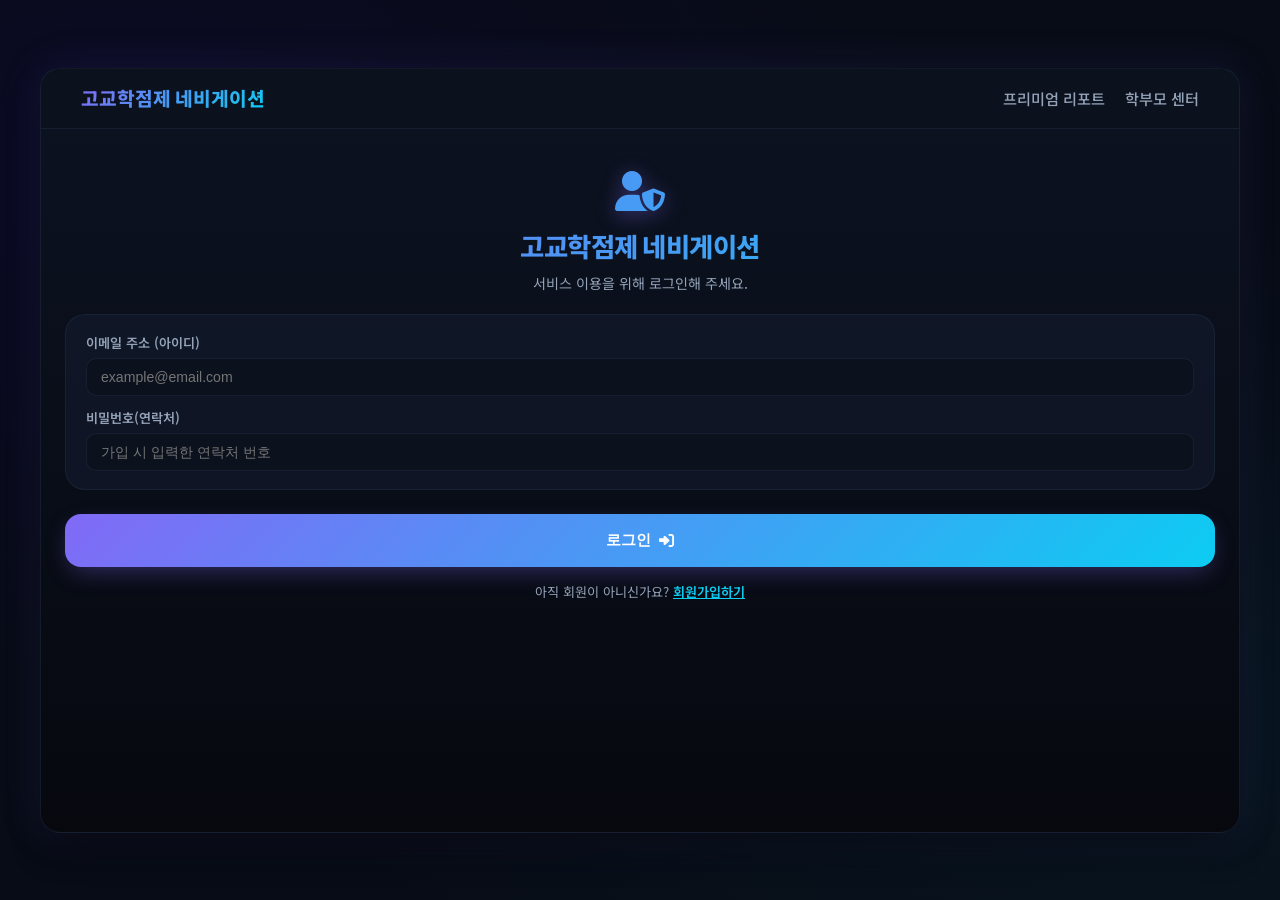
<file: index.html>
<!DOCTYPE html>
<html lang="ko">
<head>
  <meta charset="UTF-8">
  <meta name="viewport" content="width=device-width, initial-scale=1.0">
  <title>고교학점제 네비게이션 - MBTI & 사주(일주) 융합 성향진단</title>
  <meta name="description" content="우리 아이의 MBTI 테스트 결과와 사주 일주를 결합 분석하여 고교학점제 최적의 로드맵을 알려드립니다.">
  <!-- Stylesheets -->
  <link rel="stylesheet" href="index.css">
  <!-- Fonts & FontAwesome -->
  <link rel="stylesheet" href="https://cdnjs.cloudflare.com/ajax/libs/font-awesome/6.4.0/css/all.min.css">
</head>
<body>

  <!-- Premium Simulated Desktop App Frame -->
  <div class="desktop-shell">
    
    <!-- App Status Header -->
    <div class="desktop-header">
      <div class="logo-text">고교학점제 네비게이션</div>
      <div class="nav-links">
        <span>프리미엄 리포트</span>
        <span>학부모 센터</span>
      </div>
    </div>

    <!-- App Main Dynamic Screens Area -->
    <div class="screen-container">
      
      <!-- SCREEN 0-A: LOGIN SCREEN -->
      <div id="login-screen" class="screen active">
        <div class="logo-area">
          <div class="logo-icon">
            <i class="fa-solid fa-user-shield"></i>
          </div>
          <h1 class="app-title">고교학점제 네비게이션</h1>
          <p class="sub-message">서비스 이용을 위해 로그인해 주세요.</p>
        </div>

        <div class="saju-form">
          <div class="form-row">
            <label class="form-label" for="login-email">이메일 주소 (아이디)</label>
            <input type="email" id="login-email" class="form-input" placeholder="example@email.com">
          </div>
          <div class="form-row">
            <label class="form-label" for="login-password">비밀번호(연락처)</label>
            <input type="password" id="login-password" class="form-input" placeholder="가입 시 입력한 연락처 번호">
          </div>
        </div>

        <button id="login-submit-btn" class="btn-primary" type="button">
          <span>로그인</span>
          <i class="fa-solid fa-right-to-bracket"></i>
        </button>

        <div id="go-register-btn" class="auth-switch-link">
          아직 회원이 아니신가요? <span>회원가입하기</span>
        </div>
      </div>

      <!-- SCREEN 0-B: REGISTER SCREEN (Simplified Registration) -->
      <div id="register-screen" class="screen">
        <div class="logo-area" style="margin-top: 5px; margin-bottom: 10px;">
          <h1 class="app-title" style="font-size: 1.4rem;">학부모 간편 회원가입</h1>
          <p class="sub-message" style="font-size: 0.78rem;">이름과 연락처만으로 즉시 가입을 완료하세요.</p>
        </div>

        <div class="saju-form" style="padding: 14px 16px; gap: 10px; margin-bottom: 10px;">
          <div class="form-row">
            <label class="form-label" for="reg-email">이메일 주소 (아이디로 사용)</label>
            <input type="email" id="reg-email" class="form-input" placeholder="example@email.com">
          </div>
          
          <div class="form-row">
            <label class="form-label" for="reg-name">학부모 성함</label>
            <input type="text" id="reg-name" class="form-input" placeholder="이름을 입력해 주세요">
          </div>

          <div class="form-row">
            <label class="form-label" for="reg-password">연락처 (로그인 시 비밀번호 대용)</label>
            <input type="tel" id="reg-password" class="form-input" placeholder="하이픈(-) 없이 입력 (예: 01012345678)">
          </div>

          <div class="form-row">
            <label class="form-label">자녀 성별</label>
            <div class="radio-group">
              <div class="radio-btn">
                <input type="radio" id="reg-gender-m" name="reg-gender" value="남자" checked>
                <label for="reg-gender-m">남학생</label>
              </div>
              <div class="radio-btn">
                <input type="radio" id="reg-gender-f" name="reg-gender" value="여자">
                <label for="reg-gender-f">여학생</label>
              </div>
            </div>
          </div>

          <div class="form-row">
            <label class="form-label" for="reg-age">자녀 나이(세)</label>
            <input type="number" id="reg-age" class="form-input" placeholder="예: 17" value="17">
          </div>

          <div class="form-row">
            <label class="form-label" style="display:flex; gap:8px;">
              <span>거주지 주소</span>
              <span style="font-size:0.75rem; color:var(--text-muted); font-weight:400;">(시, 동 단위까지만 입력)</span>
            </label>
            <div style="display:flex; gap:8px;">
              <input type="text" id="reg-addr-city" class="form-input" placeholder="예: 서울시" style="flex:1;">
              <input type="text" id="reg-addr-dong" class="form-input" placeholder="예: 서초동" style="flex:1;">
            </div>
          </div>
        </div>

        <button id="register-submit-btn" class="btn-primary" type="button" style="padding: 14px;">
          <span>회원가입 완료</span>
          <i class="fa-solid fa-user-plus"></i>
        </button>

        <div id="go-login-btn" class="auth-switch-link" style="margin-top: 8px;">
          이미 계정이 있으신가요? <span>로그인하러 가기</span>
        </div>
      </div>

      <!-- SCREEN 1: HOME (TEST WELCOME SCREEN) -->
      <div id="home-screen" class="screen">
        <div class="logo-area">
          <div class="logo-icon">
            <i class="fa-solid fa-compass-drafting"></i>
          </div>
          <h1 class="app-title">고교학점제 네비게이션</h1>
          <p class="sub-message">
            우리 아이의 성향 진단 테스트와 사주 일주론을 매칭하여 대학 학과 목표와 상세한 월별 로드맵을 구축합니다.
          </p>
        </div>

        <!-- Dynamic Welcome Banner -->
        <div class="glass-card highlight" style="margin-bottom: 20px;">
          <div class="card-title">
            <i class="fa-solid fa-circle-user"></i> 환영합니다!
          </div>
          <div class="card-content" id="home-user-welcome" style="font-size: 0.85rem; line-height: 1.5;">
            학부모님 반갑습니다. 정확한 분석을 진행하기 위해 먼저 자녀의 생년월일을 지정한 후 진단을 개시해 주세요.
          </div>
        </div>

        <!-- Birth Entry Before Testing -->
        <div class="saju-form" style="margin-bottom: 20px;">
          <div class="form-title">
            <i class="fa-solid fa-baby"></i> 자녀 생년월일 입력
          </div>
          <div class="form-row">
            <label class="form-label" for="saju-birth">생년월일 8자리 (예: 20101125)</label>
            <input type="number" id="saju-birth" class="form-input" placeholder="숫자만 입력 (예: 20110304)">
          </div>
        </div>

        <button id="start-test-btn" class="btn-primary" type="button">
          <span>자녀 성향 진단 테스트 시작</span>
          <i class="fa-solid fa-play"></i>
        </button>

        <!-- Simulated Sheets Settings panel -->
        <div class="settings-toggle">
          <button id="settings-btn" class="settings-btn" type="button">
            <i class="fa-solid fa-gears"></i> 구글 시트 API 연동 설정 (필수)
          </button>
          <div id="settings-panel" class="settings-panel">
            <div class="settings-title">Spreadsheet Apps Script URL</div>
            <input 
              type="text" 
              id="google-sheet-url" 
              class="settings-input" 
              placeholder="Apps Script 배포 웹앱 URL"
              value="https://script.google.com/macros/s/AKfycby_mvBmRZSkoDn44OsvTmh-XyA5cdBsYQsb0ReAyANT-vSIFvA4dzMB_APG6zstZGC8/exec"
            >
            <p style="font-size: 0.7rem; color: var(--text-muted); line-height: 1.3;">
              * 시트: 1atSIrIhx74hP17Fhxe9Ej-KP8BDQ2WgRCZWc6AMfAXk 연결 완료<br>
              * 제공해주신 실시간 Apps Script Webapp 주소를 기본값으로 세팅했습니다.
            </p>
          </div>
        </div>
      </div>

      <!-- SCREEN 1.5: INTERACTIVE MBTI TEST SCREEN -->
      <div id="test-screen" class="screen">
        <div class="test-header">
          <button id="abort-test-btn" class="back-btn" aria-label="진단 중단"><i class="fa-solid fa-xmark"></i></button>
          <div class="progress-indicator"><span id="curr-q-num">1</span> / 12</div>
        </div>

        <div class="progress-bar-container">
          <div id="progress-fill" class="progress-bar-fill"></div>
        </div>

        <div class="question-card">
          <div id="question-text" class="question-text">
            질문 문항이 로딩되는 중입니다...
          </div>
        </div>

        <div id="answer-options" class="answer-options">
          <!-- Dynamic Answer Buttons Rendered Here -->
        </div>
      </div>

      <!-- SCREEN 2: TENDENCY & SAJU INTEGRATED RESULTS (FREE AREA) -->
      <div id="result-screen" class="screen">
        <div class="screen-title-area">
          <button id="back-to-home" class="back-btn" aria-label="처음으로"><i class="fa-solid fa-house"></i></button>
          <div class="screen-title">🔍 자녀 융합 성향 리포트</div>
        </div>

        <!-- 1. Pure Saju Ilju Card -->
        <div class="glass-card highlight">
          <div class="card-title" style="color: var(--color-accent);">
            <i class="fa-solid fa-moon"></i> 타고난 사주 (일주 성향 분석)
          </div>
          <div class="ilju-profile">
            <div id="res-ilju-avatar" class="ilju-animal-avatar">🐏</div>
            <div class="ilju-summary-meta">
              <span id="res-ilju-name" class="ilju-name" style="font-size: 1.15rem; font-weight:800;">정미 일주</span>
            </div>
          </div>
          
          <div style="margin-top: 10px; border-top: 1px dashed var(--border-glass); padding-top: 10px;">
            <div style="font-size: 0.8rem; font-weight:700; color: var(--color-secondary); margin-bottom: 4px;">☯️ 타고난 일주 기질:</div>
            <div id="res-ilju-char" class="card-content" style="font-size: 0.82rem; margin-bottom:12px;"></div>
            
            <div style="font-size: 0.8rem; font-weight:700; color: var(--color-secondary); margin-bottom: 4px;">✍️ 학습 효율 극대화법:</div>
            <div id="res-ilju-study" class="card-content" style="font-size: 0.82rem; line-height: 1.5; color: var(--text-main);"></div>
          </div>
        </div>

        <!-- 2. Pure MBTI Card -->
        <div class="glass-card">
          <div class="card-title">
            <i class="fa-solid fa-dna"></i> 성향 테스트 (MBTI 성향 분석)
          </div>
          <div class="card-content">
            테스트로 판정된 자녀의 유형은 <strong id="res-mbti-type" style="color: var(--color-secondary); font-size:1.15rem;">INFP</strong> 입니다.
          </div>
          
          <div style="margin-top: 10px; border-top: 1px dashed var(--border-glass); padding-top: 10px;">
            <div style="font-size: 0.8rem; font-weight:700; color: var(--color-secondary); margin-bottom: 4px;">🧠 성품과 성향 특징:</div>
            <div id="res-mbti-char" class="card-content" style="font-size: 0.82rem; margin-bottom:12px; line-height:1.5;"></div>
            
            <div style="font-size: 0.8rem; font-weight:700; color: var(--color-secondary); margin-bottom: 4px;">💼 만족도가 높은 업무 환경:</div>
            <div id="res-mbti-style" class="card-content" style="font-size: 0.82rem; line-height: 1.5; color: var(--text-main);"></div>
          </div>
        </div>

        <!-- 3. Recommend Jobs Card -->
        <div class="glass-card">
          <div class="card-title">
            <i class="fa-solid fa-lightbulb"></i> 추천성공 취업군 (Daymaster 매칭)
          </div>
          <div id="res-jobs-container" class="badge-container">
            <!-- Dynamic Job Badges will appear here -->
          </div>
        </div>

        <!-- Premium Conversion Button / Banner Card -->
        <button id="premium-pay-btn" class="premium-banner" type="button">
          <div class="banner-header">
            <i class="fa-solid fa-lock"></i>
            <span>유료 프리미엄 멤버십 오픈</span>
          </div>
          <div class="banner-desc">
            🔒 [유료] 우리 아이 성적 기반 고2 개정 5등급제 맞춤 대학 진학진단 & 월별 비교과 로드맵 보러가기 (월 9,900원)
          </div>
        </button>
      </div>

      <!-- SCREEN 3: CURATION STRATEGY REPORT (PREMIUM AREA) -->
      <div id="membership-screen" class="screen">
        <div class="screen-title-area">
          <button id="back-to-result" class="back-btn" aria-label="이전 화면으로"><i class="fa-solid fa-chevron-left"></i></button>
          <div class="screen-title">🎯 매월 융합전략 Curation</div>
        </div>

        <!-- Grade Input Form within Premium Screen -->
        <div class="glass-card highlight" id="grade-input-container">
          <div class="card-title">
            <i class="fa-solid fa-calculator"></i> 학업 성적 개별 진단 (고2 개정 5등급제 예상안 적용)
          </div>
          <div class="saju-form" style="background: transparent; border: none; padding: 0; margin: 0; gap: 8px;">
            <div class="form-row">
              <label class="form-label" for="grade-gpa">고1 1학기 중간고사 평균 등급 (5등급제 기준, 예: 1.8)</label>
              <input type="number" step="0.1" id="grade-gpa" class="form-input" placeholder="5등급 예상 1학기 첫 내신 (예: 2.0)">
            </div>
            <div class="form-row">
              <label class="form-label" for="grade-mock">3월 전국 모의고사 등급 합 (국/수/영/탐 등급의 합, 예: 8)</label>
              <input type="number" id="grade-mock" class="form-input" placeholder="모의고사 등급 합 입력 (예: 6)">
            </div>
            <button id="calc-college-btn" class="btn-primary" style="padding: 12px; margin-top: 10px;" type="button">
              <span>기질 & 성적 융합 타깃 대학교 추천받기</span>
              <i class="fa-solid fa-wand-magic-sparkles"></i>
            </button>
          </div>
        </div>

        <!-- Recommended University Cards Area -->
        <div class="glass-card" id="recommended-college-panel" style="display: none;">
          <div class="card-title" style="color: var(--color-secondary);">
            <i class="fa-solid fa-building-columns"></i> 기질 맞춤형 추천 대학 & 학과
          </div>
          <p style="font-size: 0.74rem; color: var(--text-muted); margin-bottom: 10px;">* 자녀의 사주(일주) 끈기와 MBTI 분석, 그리고 고2 5등급제 합격 컷을 결합하여 가치가 높은 적정 대학교 라인업을 제공합니다.</p>
          <div id="college-list-container" style="display: flex; flex-direction: column; gap: 10px;">
            <!-- Recommended list cards dynamically added here -->
          </div>
        </div>

        <!-- Dynamic Extracurricular/Mission Area (Shows AFTER selecting a college card) -->
        <div class="glass-card" id="curation-mission-panel" style="display: none;">
          <div class="card-title" style="color: var(--color-accent); font-size:0.92rem; margin-bottom:14px;">
            <i class="fa-solid fa-compass"></i> <span id="selected-cur-title">간호학과</span> 연간 준비 로드맵
          </div>
          
          <!-- High School Elective Courses Guide -->
          <div style="margin-bottom: 16px; border-bottom: 1px dashed var(--border-glass); padding-bottom: 14px;">
            <div class="form-label" style="margin-bottom: 8px; color: var(--color-secondary); font-weight:700;">📘 고교학점제 필수 이수 선택과목 추천</div>
            <div id="cur-electives-container" style="display:flex; flex-wrap:wrap; gap:8px;">
              <!-- Dynamic Electives Badges -->
            </div>
          </div>

          <!-- Monthly subscription timeline (3월~12월) -->
          <div style="margin-bottom: 16px;">
            <div class="form-label" style="margin-bottom: 8px; color: var(--color-accent); font-weight:700;">📅 [구독 서비스] 매월 상세 진로/비교과 액션 아이템</div>
            <div id="monthly-timeline-container" style="display: flex; flex-direction: column; gap: 12px; margin-top:10px;">
              <!-- Dynamic Monthly timeline steps -->
            </div>
          </div>

          <div class="mission-list" style="border-top: 1px dashed var(--border-glass); padding-top: 14px; margin-top: 14px;">
            <div class="card-title" style="font-size:0.8rem; color:var(--text-main);"><i class="fa-solid fa-check-double"></i> 종합 3대 연간 핵심 미션 요약</div>
            <div class="mission-item">
              <div class="mission-icon"><i class="fa-solid fa-users-rectangle"></i></div>
              <div>
                <span class="mission-category">추천 동아리</span>
                <span id="cur-club-mission" class="mission-text">교내 동아리 가입 신청하기</span>
              </div>
            </div>

            <div class="mission-item">
              <div class="mission-icon"><i class="fa-solid fa-hands-holding-child"></i></div>
              <div>
                <span class="mission-category">성향 봉사</span>
                <span id="cur-service-mission" class="mission-text">지역 아동센터 스마트 기기 활용 교육 봉사</span>
              </div>
            </div>

            <div class="mission-item">
              <div class="mission-icon"><i class="fa-solid fa-book-open"></i></div>
              <div>
                <span class="mission-category">세특 독서</span>
                <span id="cur-reading-mission" class="mission-text">AI 시대의 인간학 독서록 제출</span>
              </div>
            </div>
          </div>
        </div>
      </div>

      <!-- UNIVERSAL INTERACTION LOAD SKELETON -->
      <div id="loading-container" class="loading-container">
        <div class="loading-spinner"></div>
        <div id="loading-txt" class="loading-text">빅데이터(MBTI 및 사주 매칭 시트) 분석 중...</div>
      </div>

    </div>
  </div>

  <script src="manseryeok.js"></script>
  <script src="db.js"></script>
  <script src="app.js"></script>
</body>
</html>
</file>
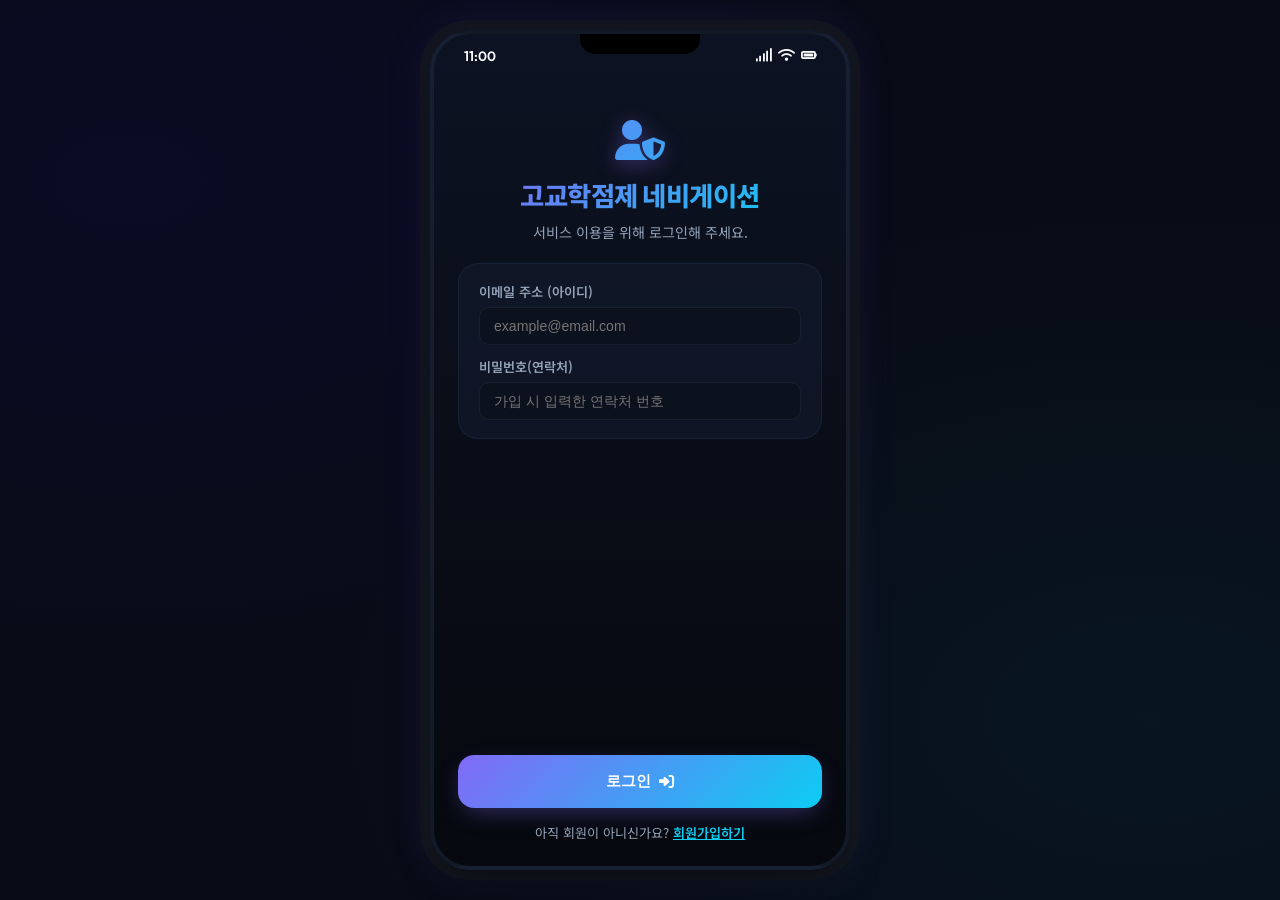
<file: NavigationApp/index.html>
<!DOCTYPE html>
<html lang="ko">
<head>
  <meta charset="UTF-8">
  <meta name="viewport" content="width=device-width, initial-scale=1.0">
  <title>고교학점제 네비게이션 - MBTI & 사주(일주) 융합 성향진단</title>
  <meta name="description" content="우리 아이의 MBTI 테스트 결과와 사주 일주를 결합 분석하여 고교학점제 최적의 로드맵을 알려드립니다.">
  <!-- Stylesheets -->
  <link rel="stylesheet" href="index.css">
  <!-- Fonts & FontAwesome -->
  <link rel="stylesheet" href="https://cdnjs.cloudflare.com/ajax/libs/font-awesome/6.4.0/css/all.min.css">
</head>
<body>

  <!-- Premium Simulated Smartphone Shell Frame -->
  <div class="phone-shell">
    
    <!-- Phone Status Header -->
    <div class="phone-header">
      <div class="time">11:00</div>
      <div class="phone-notch"></div>
      <div class="icons">
        <i class="fas fa-signal"></i>
        <i class="fas fa-wifi"></i>
        <i class="fas fa-battery-full"></i>
      </div>
    </div>

    <!-- App Main Dynamic Screens Area -->
    <div class="screen-container">
      
      <!-- SCREEN 0-A: LOGIN SCREEN -->
      <div id="login-screen" class="screen active">
        <div class="logo-area">
          <div class="logo-icon">
            <i class="fa-solid fa-user-shield"></i>
          </div>
          <h1 class="app-title">고교학점제 네비게이션</h1>
          <p class="sub-message">서비스 이용을 위해 로그인해 주세요.</p>
        </div>

        <div class="saju-form">
          <div class="form-row">
            <label class="form-label" for="login-email">이메일 주소 (아이디)</label>
            <input type="email" id="login-email" class="form-input" placeholder="example@email.com">
          </div>
          <div class="form-row">
            <label class="form-label" for="login-password">비밀번호(연락처)</label>
            <input type="password" id="login-password" class="form-input" placeholder="가입 시 입력한 연락처 번호">
          </div>
        </div>

        <button id="login-submit-btn" class="btn-primary" type="button">
          <span>로그인</span>
          <i class="fa-solid fa-right-to-bracket"></i>
        </button>

        <div id="go-register-btn" class="auth-switch-link">
          아직 회원이 아니신가요? <span>회원가입하기</span>
        </div>
      </div>

      <!-- SCREEN 0-B: REGISTER SCREEN (Simplified Registration) -->
      <div id="register-screen" class="screen">
        <div class="logo-area" style="margin-top: 5px; margin-bottom: 10px;">
          <h1 class="app-title" style="font-size: 1.4rem;">학부모 간편 회원가입</h1>
          <p class="sub-message" style="font-size: 0.78rem;">이름과 연락처만으로 즉시 가입을 완료하세요.</p>
        </div>

        <div class="saju-form" style="padding: 14px 16px; gap: 10px; margin-bottom: 10px;">
          <div class="form-row">
            <label class="form-label" for="reg-email">이메일 주소 (아이디로 사용)</label>
            <input type="email" id="reg-email" class="form-input" placeholder="example@email.com">
          </div>
          
          <div class="form-row">
            <label class="form-label" for="reg-name">학부모 성함</label>
            <input type="text" id="reg-name" class="form-input" placeholder="이름을 입력해 주세요">
          </div>

          <div class="form-row">
            <label class="form-label" for="reg-password">연락처 (로그인 시 비밀번호 대용)</label>
            <input type="tel" id="reg-password" class="form-input" placeholder="하이픈(-) 없이 입력 (예: 01012345678)">
          </div>

          <div class="form-row">
            <label class="form-label">자녀 성별</label>
            <div class="radio-group">
              <div class="radio-btn">
                <input type="radio" id="reg-gender-m" name="reg-gender" value="남자" checked>
                <label for="reg-gender-m">남학생</label>
              </div>
              <div class="radio-btn">
                <input type="radio" id="reg-gender-f" name="reg-gender" value="여자">
                <label for="reg-gender-f">여학생</label>
              </div>
            </div>
          </div>

          <div class="form-row">
            <label class="form-label" for="reg-age">자녀 나이(세)</label>
            <input type="number" id="reg-age" class="form-input" placeholder="예: 17" value="17">
          </div>

          <div class="form-row">
            <label class="form-label" style="display:flex; gap:8px;">
              <span>거주지 주소</span>
              <span style="font-size:0.75rem; color:var(--text-muted); font-weight:400;">(시, 동 단위까지만 입력)</span>
            </label>
            <div style="display:flex; gap:8px;">
              <input type="text" id="reg-addr-city" class="form-input" placeholder="예: 서울시" style="flex:1;">
              <input type="text" id="reg-addr-dong" class="form-input" placeholder="예: 서초동" style="flex:1;">
            </div>
          </div>
        </div>

        <button id="register-submit-btn" class="btn-primary" type="button" style="padding: 14px;">
          <span>회원가입 완료</span>
          <i class="fa-solid fa-user-plus"></i>
        </button>

        <div id="go-login-btn" class="auth-switch-link" style="margin-top: 8px;">
          이미 계정이 있으신가요? <span>로그인하러 가기</span>
        </div>
      </div>

      <!-- SCREEN 1: HOME (TEST WELCOME SCREEN) -->
      <div id="home-screen" class="screen">
        <div class="logo-area">
          <div class="logo-icon">
            <i class="fa-solid fa-compass-drafting"></i>
          </div>
          <h1 class="app-title">고교학점제 네비게이션</h1>
          <p class="sub-message">
            우리 아이의 성향 진단 테스트와 사주 일주론을 매칭하여 대학 학과 목표와 상세한 월별 로드맵을 구축합니다.
          </p>
        </div>

        <!-- Dynamic Welcome Banner -->
        <div class="glass-card highlight" style="margin-bottom: 20px;">
          <div class="card-title">
            <i class="fa-solid fa-circle-user"></i> 환영합니다!
          </div>
          <div class="card-content" id="home-user-welcome" style="font-size: 0.85rem; line-height: 1.5;">
            학부모님 반갑습니다. 정확한 분석을 진행하기 위해 먼저 자녀의 생년월일을 지정한 후 진단을 개시해 주세요.
          </div>
        </div>

        <!-- Birth Entry Before Testing -->
        <div class="saju-form" style="margin-bottom: 20px;">
          <div class="form-title">
            <i class="fa-solid fa-baby"></i> 자녀 생년월일 입력
          </div>
          <div class="form-row">
            <label class="form-label" for="saju-birth">생년월일 8자리 (예: 20101125)</label>
            <input type="number" id="saju-birth" class="form-input" placeholder="숫자만 입력 (예: 20110304)">
          </div>
        </div>

        <button id="start-test-btn" class="btn-primary" type="button">
          <span>자녀 성향 진단 테스트 시작</span>
          <i class="fa-solid fa-play"></i>
        </button>

        <!-- Simulated Sheets Settings panel -->
        <div class="settings-toggle">
          <button id="settings-btn" class="settings-btn" type="button">
            <i class="fa-solid fa-gears"></i> 구글 시트 API 연동 설정 (필수)
          </button>
          <div id="settings-panel" class="settings-panel">
            <div class="settings-title">Spreadsheet Apps Script URL</div>
            <input 
              type="text" 
              id="google-sheet-url" 
              class="settings-input" 
              placeholder="Apps Script 배포 웹앱 URL"
              value="https://script.google.com/macros/s/AKfycby_mvBmRZSkoDn44OsvTmh-XyA5cdBsYQsb0ReAyANT-vSIFvA4dzMB_APG6zstZGC8/exec"
            >
            <p style="font-size: 0.7rem; color: var(--text-muted); line-height: 1.3;">
              * 시트: 1atSIrIhx74hP17Fhxe9Ej-KP8BDQ2WgRCZWc6AMfAXk 연결 완료<br>
              * 제공해주신 실시간 Apps Script Webapp 주소를 기본값으로 세팅했습니다.
            </p>
          </div>
        </div>
      </div>

      <!-- SCREEN 1.5: INTERACTIVE MBTI TEST SCREEN -->
      <div id="test-screen" class="screen">
        <div class="test-header">
          <button id="abort-test-btn" class="back-btn" aria-label="진단 중단"><i class="fa-solid fa-xmark"></i></button>
          <div class="progress-indicator"><span id="curr-q-num">1</span> / 12</div>
        </div>

        <div class="progress-bar-container">
          <div id="progress-fill" class="progress-bar-fill"></div>
        </div>

        <div class="question-card">
          <div id="question-text" class="question-text">
            질문 문항이 로딩되는 중입니다...
          </div>
        </div>

        <div id="answer-options" class="answer-options">
          <!-- Dynamic Answer Buttons Rendered Here -->
        </div>
      </div>

      <!-- SCREEN 2: TENDENCY & SAJU INTEGRATED RESULTS (FREE AREA) -->
      <div id="result-screen" class="screen">
        <div class="screen-title-area">
          <button id="back-to-home" class="back-btn" aria-label="처음으로"><i class="fa-solid fa-house"></i></button>
          <div class="screen-title">🔍 자녀 융합 성향 리포트</div>
        </div>

        <!-- 1. Pure Saju Ilju Card -->
        <div class="glass-card highlight">
          <div class="card-title" style="color: var(--color-accent);">
            <i class="fa-solid fa-moon"></i> 타고난 사주 (일주 성향 분석)
          </div>
          <div class="ilju-profile">
            <div id="res-ilju-avatar" class="ilju-animal-avatar">🐏</div>
            <div class="ilju-summary-meta">
              <span id="res-ilju-name" class="ilju-name" style="font-size: 1.15rem; font-weight:800;">정미 일주</span>
            </div>
          </div>
          
          <div style="margin-top: 10px; border-top: 1px dashed var(--border-glass); padding-top: 10px;">
            <div style="font-size: 0.8rem; font-weight:700; color: var(--color-secondary); margin-bottom: 4px;">☯️ 타고난 일주 기질:</div>
            <div id="res-ilju-char" class="card-content" style="font-size: 0.82rem; margin-bottom:12px;"></div>
            
            <div style="font-size: 0.8rem; font-weight:700; color: var(--color-secondary); margin-bottom: 4px;">✍️ 학습 효율 극대화법:</div>
            <div id="res-ilju-study" class="card-content" style="font-size: 0.82rem; line-height: 1.5; color: var(--text-main);"></div>
          </div>
        </div>

        <!-- 2. Pure MBTI Card -->
        <div class="glass-card">
          <div class="card-title">
            <i class="fa-solid fa-dna"></i> 성향 테스트 (MBTI 성향 분석)
          </div>
          <div class="card-content">
            테스트로 판정된 자녀의 유형은 <strong id="res-mbti-type" style="color: var(--color-secondary); font-size:1.15rem;">INFP</strong> 입니다.
          </div>
          
          <div style="margin-top: 10px; border-top: 1px dashed var(--border-glass); padding-top: 10px;">
            <div style="font-size: 0.8rem; font-weight:700; color: var(--color-secondary); margin-bottom: 4px;">🧠 성품과 성향 특징:</div>
            <div id="res-mbti-char" class="card-content" style="font-size: 0.82rem; margin-bottom:12px; line-height:1.5;"></div>
            
            <div style="font-size: 0.8rem; font-weight:700; color: var(--color-secondary); margin-bottom: 4px;">💼 만족도가 높은 업무 환경:</div>
            <div id="res-mbti-style" class="card-content" style="font-size: 0.82rem; line-height: 1.5; color: var(--text-main);"></div>
          </div>
        </div>

        <!-- 3. Recommend Jobs Card -->
        <div class="glass-card">
          <div class="card-title">
            <i class="fa-solid fa-lightbulb"></i> 추천성공 취업군 (Daymaster 매칭)
          </div>
          <div id="res-jobs-container" class="badge-container">
            <!-- Dynamic Job Badges will appear here -->
          </div>
        </div>

        <!-- Premium Conversion Button / Banner Card -->
        <button id="premium-pay-btn" class="premium-banner" type="button">
          <div class="banner-header">
            <i class="fa-solid fa-lock"></i>
            <span>유료 프리미엄 멤버십 오픈</span>
          </div>
          <div class="banner-desc">
            🔒 [유료] 우리 아이 성적 기반 고2 개정 5등급제 맞춤 대학 진학진단 & 월별 비교과 로드맵 보러가기 (월 9,900원)
          </div>
        </button>
      </div>

      <!-- SCREEN 3: CURATION STRATEGY REPORT (PREMIUM AREA) -->
      <div id="membership-screen" class="screen">
        <div class="screen-title-area">
          <button id="back-to-result" class="back-btn" aria-label="이전 화면으로"><i class="fa-solid fa-chevron-left"></i></button>
          <div class="screen-title">🎯 매월 융합전략 Curation</div>
        </div>

        <!-- Grade Input Form within Premium Screen -->
        <div class="glass-card highlight" id="grade-input-container">
          <div class="card-title">
            <i class="fa-solid fa-calculator"></i> 학업 성적 개별 진단 (고2 개정 5등급제 예상안 적용)
          </div>
          <div class="saju-form" style="background: transparent; border: none; padding: 0; margin: 0; gap: 8px;">
            <div class="form-row">
              <label class="form-label" for="grade-gpa">고1 1학기 중간고사 평균 등급 (5등급제 기준, 예: 1.8)</label>
              <input type="number" step="0.1" id="grade-gpa" class="form-input" placeholder="5등급 예상 1학기 첫 내신 (예: 2.0)">
            </div>
            <div class="form-row">
              <label class="form-label" for="grade-mock">3월 전국 모의고사 등급 합 (국/수/영/탐 등급의 합, 예: 8)</label>
              <input type="number" id="grade-mock" class="form-input" placeholder="모의고사 등급 합 입력 (예: 6)">
            </div>
            <button id="calc-college-btn" class="btn-primary" style="padding: 12px; margin-top: 10px;" type="button">
              <span>기질 & 성적 융합 타깃 대학교 추천받기</span>
              <i class="fa-solid fa-wand-magic-sparkles"></i>
            </button>
          </div>
        </div>

        <!-- Recommended University Cards Area -->
        <div class="glass-card" id="recommended-college-panel" style="display: none;">
          <div class="card-title" style="color: var(--color-secondary);">
            <i class="fa-solid fa-building-columns"></i> 기질 맞춤형 추천 대학 & 학과
          </div>
          <p style="font-size: 0.74rem; color: var(--text-muted); margin-bottom: 10px;">* 자녀의 사주(일주) 끈기와 MBTI 분석, 그리고 고2 5등급제 합격 컷을 결합하여 가치가 높은 적정 대학교 라인업을 제공합니다.</p>
          <div id="college-list-container" style="display: flex; flex-direction: column; gap: 10px;">
            <!-- Recommended list cards dynamically added here -->
          </div>
        </div>

        <!-- Dynamic Extracurricular/Mission Area (Shows AFTER selecting a college card) -->
        <div class="glass-card" id="curation-mission-panel" style="display: none;">
          <div class="card-title" style="color: var(--color-accent); font-size:0.92rem; margin-bottom:14px;">
            <i class="fa-solid fa-compass"></i> <span id="selected-cur-title">간호학과</span> 연간 준비 로드맵
          </div>
          
          <!-- High School Elective Courses Guide -->
          <div style="margin-bottom: 16px; border-bottom: 1px dashed var(--border-glass); padding-bottom: 14px;">
            <div class="form-label" style="margin-bottom: 8px; color: var(--color-secondary); font-weight:700;">📘 고교학점제 필수 이수 선택과목 추천</div>
            <div id="cur-electives-container" style="display:flex; flex-wrap:wrap; gap:8px;">
              <!-- Dynamic Electives Badges -->
            </div>
          </div>

          <!-- Monthly subscription timeline (3월~12월) -->
          <div style="margin-bottom: 16px;">
            <div class="form-label" style="margin-bottom: 8px; color: var(--color-accent); font-weight:700;">📅 [구독 서비스] 매월 상세 진로/비교과 액션 아이템</div>
            <div id="monthly-timeline-container" style="display: flex; flex-direction: column; gap: 12px; margin-top:10px;">
              <!-- Dynamic Monthly timeline steps -->
            </div>
          </div>

          <div class="mission-list" style="border-top: 1px dashed var(--border-glass); padding-top: 14px; margin-top: 14px;">
            <div class="card-title" style="font-size:0.8rem; color:var(--text-main);"><i class="fa-solid fa-check-double"></i> 종합 3대 연간 핵심 미션 요약</div>
            <div class="mission-item">
              <div class="mission-icon"><i class="fa-solid fa-users-rectangle"></i></div>
              <div>
                <span class="mission-category">추천 동아리</span>
                <span id="cur-club-mission" class="mission-text">교내 동아리 가입 신청하기</span>
              </div>
            </div>

            <div class="mission-item">
              <div class="mission-icon"><i class="fa-solid fa-hands-holding-child"></i></div>
              <div>
                <span class="mission-category">성향 봉사</span>
                <span id="cur-service-mission" class="mission-text">지역 아동센터 스마트 기기 활용 교육 봉사</span>
              </div>
            </div>

            <div class="mission-item">
              <div class="mission-icon"><i class="fa-solid fa-book-open"></i></div>
              <div>
                <span class="mission-category">세특 독서</span>
                <span id="cur-reading-mission" class="mission-text">AI 시대의 인간학 독서록 제출</span>
              </div>
            </div>
          </div>
        </div>
      </div>

      <!-- UNIVERSAL INTERACTION LOAD SKELETON -->
      <div id="loading-container" class="loading-container">
        <div class="loading-spinner"></div>
        <div id="loading-txt" class="loading-text">빅데이터(MBTI 및 사주 매칭 시트) 분석 중...</div>
      </div>

    </div>
  </div>

  <script src="manseryeok.js"></script>
  <script src="db.js"></script>
  <script src="app.js"></script>
</body>
</html>
</file>
<file: index.css>
/* 
   고교학점제 네비게이션 - 프리미엄 다크 & 네온 글래스모피즘 테마 스타일시트
   MBTI 테스트 슬라이더 및 사주 정보 입력 폼 요소 대폭 보강
*/

@import url('https://fonts.googleapis.com/css2?family=Outfit:wght@300;400;500;600;700;800&family=Noto+Sans+KR:wght@300;400;500;700;900&display=swap');

:root {
  --font-title: 'Outfit', 'Noto Sans KR', sans-serif;
  --font-body: 'Noto Sans KR', sans-serif;

  /* Harmonious Dark HSL System */
  --bg-primary: hsl(222, 47%, 6%);
  --bg-card: hsla(223, 40%, 12%, 0.73);
  --bg-card-hover: hsla(223, 40%, 16%, 0.85);
  --border-glass: hsla(217, 30%, 25%, 0.35);
  --border-neon: hsla(250, 80%, 65%, 0.4);

  /* Vivid Neons & Gradients */
  --color-primary: hsl(250, 89%, 69%);     /* Electric Violet */
  --color-secondary: hsl(190, 90%, 50%);   /* Cyber Cyan */
  --color-accent: hsl(330, 95%, 60%);      /* Neon Pink */
  
  --grad-main: linear-gradient(135deg, hsl(250, 89%, 69%) 0%, hsl(190, 90%, 50%) 100%);
  --grad-premium: linear-gradient(135deg, hsl(330, 95%, 60%) 0%, hsl(260, 90%, 65%) 100%);
  --grad-dark: linear-gradient(180deg, hsl(222, 47%, 9%) 0%, hsl(223, 40%, 4%) 100%);

  --text-main: hsl(210, 40%, 98%);
  --text-muted: hsl(215, 20%, 65%);
  --text-glow: 0 0 12px hsla(190, 90%, 50%, 0.5);

  --shadow-lg: 0 20px 40px -15px rgba(0, 0, 0, 0.6);
  --transition: all 0.3s cubic-bezier(0.4, 0, 0.2, 1);
}

* {
  box-sizing: border-box;
  margin: 0;
  padding: 0;
  -webkit-tap-highlight-color: transparent;
}

body {
  font-family: var(--font-body);
  background-color: var(--bg-primary);
  background-image: 
    radial-gradient(at 10% 20%, hsla(250, 80%, 15%, 0.3) 0px, transparent 50%),
    radial-gradient(at 90% 80%, hsla(190, 80%, 15%, 0.2) 0px, transparent 50%);
  color: var(--text-main);
  min-height: 100vh;
  display: flex;
  justify-content: center;
  align-items: center;
  overflow-x: hidden;
  padding: 20px;
}

/* Desktop Web App Container */
.desktop-shell {
  width: 100%;
  max-width: 1200px;
  min-height: 85vh;
  background: var(--grad-dark);
  border-radius: 20px;
  border: 1px solid var(--border-glass);
  box-shadow: 
    var(--shadow-lg), 
    0 0 40px 5px hsla(250, 80%, 65%, 0.1);
  position: relative;
  overflow: hidden;
  display: flex;
  flex-direction: column;
}

/* Desktop Header Layout */
.desktop-header {
  height: 60px;
  background: hsla(223, 40%, 8%, 0.9);
  border-bottom: 1px solid var(--border-glass);
  position: relative;
  display: flex;
  justify-content: space-between;
  align-items: center;
  padding: 0 40px;
  z-index: 10;
}

.desktop-header .logo-text {
  font-size: 1.2rem;
  font-weight: 800;
  color: var(--text-main);
  font-family: var(--font-title);
  background: var(--grad-main);
  -webkit-background-clip: text;
  -webkit-text-fill-color: transparent;
}

.desktop-header .nav-links {
  display: flex;
  gap: 20px;
  font-size: 0.95rem;
  font-weight: 500;
  color: var(--text-muted);
}

/* Scrollable Screen Content */
.screen-container {
  flex: 1;
  overflow-y: auto;
  padding: 16px 24px 24px 24px;
  position: relative;
  display: flex;
  flex-direction: column;
}

.screen-container::-webkit-scrollbar {
  width: 4px;
}
.screen-container::-webkit-scrollbar-thumb {
  background: var(--border-glass);
  border-radius: 4px;
}

/* SPA Screen switching classes */
.screen {
  display: none;
  animation: fadeIn 0.4s cubic-bezier(0.4, 0, 0.2, 1) forwards;
  flex-direction: column;
  height: 100%;
}

.screen.active {
  display: flex;
}

@keyframes fadeIn {
  from {
    opacity: 0;
    transform: translateY(15px);
  }
  to {
    opacity: 1;
    transform: translateY(0);
  }
}

/* ---------------------------------------------------- */
/* SCREEN 1: HOME SCREEN & SAJU INPUT FORM              */
/* ---------------------------------------------------- */

.logo-area {
  text-align: center;
  margin-top: 15px;
  margin-bottom: 20px;
}

.logo-icon {
  font-size: 2.5rem;
  background: var(--grad-main);
  -webkit-background-clip: text;
  -webkit-text-fill-color: transparent;
  filter: drop-shadow(0 4px 10px hsla(250, 89%, 69%, 0.4));
  margin-bottom: 8px;
  animation: pulse 3s infinite ease-in-out;
}

@keyframes pulse {
  0%, 100% { transform: scale(1); }
  50% { transform: scale(1.06); }
}

h1.app-title {
  font-family: var(--font-title);
  font-size: 1.65rem;
  font-weight: 800;
  letter-spacing: -0.5px;
  background: var(--grad-main);
  -webkit-background-clip: text;
  -webkit-text-fill-color: transparent;
  margin-bottom: 8px;
}

/* Simulated Sheets Settings Widget (At bottom of Home Screen for Demo options) */
.settings-toggle {
  text-align: center;
  margin-top: 15px;
  margin-bottom: 10px;
}

.settings-btn {
  background: transparent;
  border: none;
  color: var(--text-muted);
  font-size: 0.8rem;
  cursor: pointer;
  text-decoration: underline;
  transition: var(--transition);
}

.settings-btn:hover {
  color: var(--color-secondary);
}

.settings-panel {
  display: none;
  background: hsla(223, 40%, 6%, 0.95);
  border: 1px solid var(--border-glass);
  border-radius: 16px;
  padding: 16px;
  margin-top: 15px;
  text-align: left;
  animation: fadeIn 0.3s ease;
}

.settings-panel.active {
  display: block;
}

.settings-title {
  font-size: 0.85rem;
  font-weight: 700;
  margin-bottom: 8px;
  color: var(--color-secondary);
}

.settings-input {
  width: 100%;
  padding: 8px 12px;
  background: #000;
  border: 1px solid var(--border-glass);
  border-radius: 6px;
  color: #fff;
  font-size: 0.8rem;
  margin-bottom: 8px;
}

/* Authentication Screen Adjustments */
.auth-switch-link {
  font-size: 0.82rem;
  color: var(--text-muted);
  text-align: center;
  margin-top: 15px;
  cursor: pointer;
  transition: var(--transition);
}

.auth-switch-link span {
  color: var(--color-secondary);
  text-decoration: underline;
  font-weight: 600;
}

.auth-switch-link:hover {
  color: var(--text-main);
}

.input-feedback-badge {
  font-size: 0.78rem;
  font-weight: 600;
  color: var(--color-accent);
  margin-top: 4px;
  display: block;
}

/* Dynamic Electives Curation style */
.elective-item-badge {
  background: hsla(190, 90%, 50%, 0.12);
  border: 1px solid hsla(190, 90%, 50%, 0.4);
  padding: 6px 12px;
  border-radius: 8px;
  font-size: 0.82rem;
  color: var(--color-secondary);
  font-weight: 700;
}

.sub-message {
  font-size: 0.88rem;
  color: var(--text-muted);
  line-height: 1.5;
  text-align: center;
  word-break: keep-all;
  padding: 0 5px;
}

.saju-form {
  background: var(--bg-card);
  border: 1px solid var(--border-glass);
  border-radius: 20px;
  padding: 18px 20px;
  margin-bottom: 24px;
  display: flex;
  flex-direction: column;
  gap: 12px;
}

.form-title {
  font-size: 0.95rem;
  font-weight: 700;
  color: var(--color-secondary);
  border-bottom: 1px dashed var(--border-glass);
  padding-bottom: 8px;
  margin-bottom: 4px;
  display: flex;
  align-items: center;
  gap: 6px;
}

.form-row {
  display: flex;
  flex-direction: column;
  gap: 6px;
}

.form-label {
  font-size: 0.82rem;
  font-weight: 600;
  color: var(--text-muted);
}

.form-input {
  width: 100%;
  padding: 10px 14px;
  background: hsla(223, 40%, 8%, 0.8);
  border: 1px solid var(--border-glass);
  border-radius: 10px;
  color: var(--text-main);
  font-size: 0.88rem;
  outline: none;
  transition: var(--transition);
}

.form-input:focus {
  border-color: var(--color-primary);
  box-shadow: 0 0 10px hsla(250, 89%, 69%, 0.2);
}

.radio-group {
  display: flex;
  gap: 10px;
  margin-top: 2px;
}

.radio-btn {
  flex: 1;
  text-align: center;
}

.radio-btn input {
  display: none;
}

.radio-btn label {
  display: block;
  padding: 8px;
  background: hsla(223, 40%, 8%, 0.8);
  border: 1px solid var(--border-glass);
  border-radius: 8px;
  font-size: 0.82rem;
  cursor: pointer;
  transition: var(--transition);
}

.radio-btn input:checked + label {
  background: var(--color-primary);
  border-color: var(--color-primary);
  color: #fff;
  font-weight: 600;
}

.btn-primary {
  width: 100%;
  padding: 16px 24px;
  background: var(--grad-main);
  border: none;
  border-radius: 16px;
  color: #fff;
  font-size: 0.95rem;
  font-weight: 700;
  cursor: pointer;
  box-shadow: 0 8px 24px -6px hsla(250, 89%, 69%, 0.4);
  transition: var(--transition);
  display: flex;
  justify-content: center;
  align-items: center;
  gap: 8px;
  margin-top: auto;
}

.btn-primary:hover {
  transform: translateY(-2px);
  box-shadow: 0 12px 28px -4px hsla(250, 89%, 69%, 0.6);
}

/* ---------------------------------------------------- */
/* SCREEN 1.5: MBTI INTERACTIVE QUESTIONNAIRE           */
/* ---------------------------------------------------- */

.test-header {
  display: flex;
  justify-content: space-between;
  align-items: center;
  margin-bottom: 20px;
}

.progress-indicator {
  font-size: 0.8rem;
  font-family: var(--font-title);
  color: var(--color-secondary);
  font-weight: 700;
}

.progress-bar-container {
  width: 100%;
  height: 6px;
  background: var(--border-glass);
  border-radius: 3px;
  margin-bottom: 30px;
  overflow: hidden;
}

.progress-bar-fill {
  width: 8.33%;
  height: 100%;
  background: var(--grad-main);
  transition: width 0.3s ease;
}

.question-card {
  background: var(--bg-card);
  border: 1px solid var(--border-glass);
  border-radius: 24px;
  padding: 24px;
  margin-bottom: 20px;
  min-height: 160px;
  display: flex;
  align-items: center;
  justify-content: center;
  box-shadow: var(--shadow-lg);
  backdrop-filter: blur(12px);
}

.question-text {
  font-size: 1.05rem;
  font-weight: 600;
  line-height: 1.6;
  text-align: center;
  word-break: keep-all;
}

.answer-options {
  display: flex;
  flex-direction: column;
  gap: 12px;
  margin-top: auto;
}

.answer-btn {
  width: 100%;
  padding: 16px 20px;
  background: hsla(223, 40%, 14%, 0.8);
  border: 1px solid var(--border-glass);
  border-radius: 16px;
  color: var(--text-main);
  font-size: 0.9rem;
  font-weight: 500;
  text-align: left;
  line-height: 1.5;
  cursor: pointer;
  transition: var(--transition);
  word-break: keep-all;
}

.answer-btn:hover {
  background: var(--bg-card-hover);
  border-color: var(--color-secondary);
  transform: translateX(4px);
}

.answer-btn:active {
  background: hsla(190, 90%, 50%, 0.15);
}

/* ---------------------------------------------------- */
/* SCREEN 2 & 3: COMMON CARD & RESULTS DESIGN          */
/* ---------------------------------------------------- */

.screen-title-area {
  display: flex;
  align-items: center;
  gap: 12px;
  margin-bottom: 20px;
}

.back-btn {
  background: var(--bg-card);
  border: 1px solid var(--border-glass);
  color: var(--text-main);
  width: 38px;
  height: 38px;
  border-radius: 50%;
  display: flex;
  align-items: center;
  justify-content: center;
  cursor: pointer;
  transition: var(--transition);
}

.back-btn:hover {
  background: var(--bg-card-hover);
  border-color: var(--color-secondary);
}

.screen-title {
  font-size: 1.25rem;
  font-weight: 700;
  display: flex;
  align-items: center;
  gap: 8px;
}

.glass-card {
  background: var(--bg-card);
  border: 1px solid var(--border-glass);
  border-radius: 20px;
  padding: 20px;
  margin-bottom: 16px;
  backdrop-filter: blur(12px);
  box-shadow: var(--shadow-lg);
}

.glass-card.highlight {
  border-color: var(--border-neon);
  box-shadow: 0 0 15px hsla(250, 80%, 65%, 0.15);
}

.card-title {
  font-size: 0.9rem;
  font-weight: 700;
  color: var(--color-secondary);
  text-transform: uppercase;
  margin-bottom: 10px;
  letter-spacing: 0.5px;
  display: flex;
  align-items: center;
  gap: 6px;
}

.card-content {
  font-size: 0.88rem;
  line-height: 1.6;
  color: var(--text-main);
  word-break: keep-all;
}

.badge-container {
  display: flex;
  flex-wrap: wrap;
  gap: 8px;
  margin-top: 10px;
}

.job-badge {
  background: hsla(190, 90%, 50%, 0.1);
  border: 1px solid hsla(190, 90%, 50%, 0.3);
  padding: 6px 12px;
  border-radius: 10px;
  font-size: 0.82rem;
  color: var(--color-secondary);
  font-weight: 600;
}

.ilju-profile {
  display: flex;
  align-items: center;
  gap: 12px;
  margin-bottom: 12px;
}

.ilju-animal-avatar {
  width: 44px;
  height: 44px;
  background: hsla(330, 95%, 60%, 0.1);
  border: 1px solid hsla(330, 95%, 60%, 0.3);
  border-radius: 50%;
  display: flex;
  align-items: center;
  justify-content: center;
  font-size: 1.4rem;
}

.ilju-summary-meta {
  display: flex;
  flex-direction: column;
}

.ilju-name {
  font-size: 1rem;
  font-weight: 700;
  color: var(--color-accent);
}

.ilju-element {
  font-size: 0.75rem;
  color: var(--text-muted);
}

/* Banner area styling (Call-to-Action) */
.premium-banner {
  background: var(--grad-premium);
  border: none;
  border-radius: 20px;
  padding: 20px;
  color: #fff;
  cursor: pointer;
  transition: var(--transition);
  text-align: left;
  position: relative;
  overflow: hidden;
  box-shadow: 0 10px 25px -5px hsla(330, 95%, 60%, 0.4);
  display: flex;
  flex-direction: column;
  gap: 8px;
  margin-top: auto;
}

.premium-banner::before {
  content: '';
  position: absolute;
  top: 0;
  left: -50%;
  width: 200%;
  height: 100%;
  background: linear-gradient(
    to right,
    rgba(255, 255, 255, 0) 0%,
    rgba(255, 255, 255, 0.25) 50%,
    rgba(255, 255, 255, 0) 100%
  );
  transform: skewX(-25deg);
  animation: shine 3s infinite ease-in-out;
}

@keyframes shine {
  0% { left: -100%; }
  100% { left: 100%; }
}

.premium-banner:hover {
  transform: translateY(-3px);
  box-shadow: 0 15px 30px -5px hsla(330, 95%, 60%, 0.5);
}

.banner-header {
  display: flex;
  align-items: center;
  gap: 8px;
  font-size: 0.9rem;
  font-weight: 800;
  text-shadow: 0 2px 4px rgba(0, 0, 0, 0.2);
}

.banner-desc {
  font-size: 0.82rem;
  line-height: 1.5;
  font-weight: 500;
  word-break: keep-all;
  opacity: 0.95;
}

/* ---------------------------------------------------- */
/* SCREEN 3: CURATION / MEMBERSHIP PORTAL               */
/* ---------------------------------------------------- */

.subject-badge-container {
  display: flex;
  flex-wrap: wrap;
  gap: 8px;
}

.subject-badge {
  background: hsla(250, 89%, 69%, 0.15);
  border: 1px solid hsla(250, 89%, 69%, 0.4);
  padding: 6px 12px;
  border-radius: 8px;
  font-size: 0.82rem;
  color: hsl(250, 90%, 80%);
  font-weight: 600;
}

.warning-box {
  background: hsla(350, 80%, 55%, 0.1);
  border-left: 4px solid hsl(350, 80%, 55%);
  padding: 12px 16px;
  border-radius: 8px;
  font-size: 0.82rem;
  line-height: 1.5;
  color: hsl(350, 80%, 75%);
  margin-top: 14px;
}

.mission-list {
  display: flex;
  flex-direction: column;
  gap: 14px;
}

.mission-item {
  display: flex;
  gap: 12px;
}

.mission-icon {
  width: 24px;
  height: 24px;
  background: var(--bg-primary);
  border: 1px solid var(--border-glass);
  border-radius: 50%;
  display: flex;
  align-items: center;
  justify-content: center;
  color: var(--color-secondary);
  font-size: 0.78rem;
  flex-shrink: 0;
  margin-top: 2px;
}

.mission-text {
  font-size: 0.82rem;
  line-height: 1.5;
  color: var(--text-main);
  word-break: keep-all;
}

.mission-category {
  font-size: 0.78rem;
  font-weight: 700;
  color: var(--color-accent);
  display: block;
  margin-bottom: 2px;
}

/* UNIVERSAL INTERACTION LOAD SKELETON */
.loading-container {
  display: none;
  flex-direction: column;
  align-items: center;
  justify-content: center;
  height: 100%;
  text-align: center;
  padding: 40px 0;
}

.loading-spinner {
  width: 60px;
  height: 60px;
  border: 4px solid var(--border-glass);
  border-top: 4px solid var(--color-secondary);
  border-radius: 50%;
  animation: spin 1s linear infinite;
  margin-bottom: 24px;
}

@keyframes spin {
  0% { transform: rotate(0deg); }
  100% { transform: rotate(360deg); }
}

.loading-text {
  font-size: 0.95rem;
  color: var(--text-muted);
  animation: pulse 1.5s infinite ease-in-out;
}
</file>
<file: NavigationApp/index.css>
/* 
   고교학점제 네비게이션 - 프리미엄 다크 & 네온 글래스모피즘 테마 스타일시트
   MBTI 테스트 슬라이더 및 사주 정보 입력 폼 요소 대폭 보강
*/

@import url('https://fonts.googleapis.com/css2?family=Outfit:wght@300;400;500;600;700;800&family=Noto+Sans+KR:wght@300;400;500;700;900&display=swap');

:root {
  --font-title: 'Outfit', 'Noto Sans KR', sans-serif;
  --font-body: 'Noto Sans KR', sans-serif;

  /* Harmonious Dark HSL System */
  --bg-primary: hsl(222, 47%, 6%);
  --bg-card: hsla(223, 40%, 12%, 0.73);
  --bg-card-hover: hsla(223, 40%, 16%, 0.85);
  --border-glass: hsla(217, 30%, 25%, 0.35);
  --border-neon: hsla(250, 80%, 65%, 0.4);

  /* Vivid Neons & Gradients */
  --color-primary: hsl(250, 89%, 69%);     /* Electric Violet */
  --color-secondary: hsl(190, 90%, 50%);   /* Cyber Cyan */
  --color-accent: hsl(330, 95%, 60%);      /* Neon Pink */
  
  --grad-main: linear-gradient(135deg, hsl(250, 89%, 69%) 0%, hsl(190, 90%, 50%) 100%);
  --grad-premium: linear-gradient(135deg, hsl(330, 95%, 60%) 0%, hsl(260, 90%, 65%) 100%);
  --grad-dark: linear-gradient(180deg, hsl(222, 47%, 9%) 0%, hsl(223, 40%, 4%) 100%);

  --text-main: hsl(210, 40%, 98%);
  --text-muted: hsl(215, 20%, 65%);
  --text-glow: 0 0 12px hsla(190, 90%, 50%, 0.5);

  --shadow-lg: 0 20px 40px -15px rgba(0, 0, 0, 0.6);
  --transition: all 0.3s cubic-bezier(0.4, 0, 0.2, 1);
}

* {
  box-sizing: border-box;
  margin: 0;
  padding: 0;
  -webkit-tap-highlight-color: transparent;
}

body {
  font-family: var(--font-body);
  background-color: var(--bg-primary);
  background-image: 
    radial-gradient(at 10% 20%, hsla(250, 80%, 15%, 0.3) 0px, transparent 50%),
    radial-gradient(at 90% 80%, hsla(190, 80%, 15%, 0.2) 0px, transparent 50%);
  color: var(--text-main);
  min-height: 100vh;
  display: flex;
  justify-content: center;
  align-items: center;
  overflow-x: hidden;
  padding: 20px;
}

/* Smartphone Shell Mockup Container */
.phone-shell {
  width: 100%;
  max-width: 420px;
  height: 840px;
  background: var(--grad-dark);
  border-radius: 40px;
  border: 4px solid var(--border-glass);
  box-shadow: 
    var(--shadow-lg), 
    0 0 0 10px hsla(220, 20%, 10%, 0.8),
    0 0 40px 5px hsla(250, 80%, 65%, 0.15);
  position: relative;
  overflow: hidden;
  display: flex;
  flex-direction: column;
}

/* Speaker Notch & Status Bar Simulation */
.phone-header {
  height: 44px;
  background: transparent;
  position: relative;
  display: flex;
  justify-content: space-between;
  align-items: center;
  padding: 0 30px;
  z-index: 10;
}

.phone-notch {
  width: 120px;
  height: 20px;
  background: #000;
  border-radius: 0 0 15px 15px;
  position: absolute;
  top: 0;
  left: 50%;
  transform: translateX(-50%);
}

.phone-header .time {
  font-size: 0.85rem;
  font-weight: 600;
  color: var(--text-main);
  font-family: var(--font-title);
}

.phone-header .icons {
  display: flex;
  gap: 6px;
  font-size: 0.85rem;
  color: var(--text-main);
}

/* Scrollable Screen Content */
.screen-container {
  flex: 1;
  overflow-y: auto;
  padding: 16px 24px 24px 24px;
  position: relative;
  display: flex;
  flex-direction: column;
}

.screen-container::-webkit-scrollbar {
  width: 4px;
}
.screen-container::-webkit-scrollbar-thumb {
  background: var(--border-glass);
  border-radius: 4px;
}

/* SPA Screen switching classes */
.screen {
  display: none;
  animation: fadeIn 0.4s cubic-bezier(0.4, 0, 0.2, 1) forwards;
  flex-direction: column;
  height: 100%;
}

.screen.active {
  display: flex;
}

@keyframes fadeIn {
  from {
    opacity: 0;
    transform: translateY(15px);
  }
  to {
    opacity: 1;
    transform: translateY(0);
  }
}

/* ---------------------------------------------------- */
/* SCREEN 1: HOME SCREEN & SAJU INPUT FORM              */
/* ---------------------------------------------------- */

.logo-area {
  text-align: center;
  margin-top: 15px;
  margin-bottom: 20px;
}

.logo-icon {
  font-size: 2.5rem;
  background: var(--grad-main);
  -webkit-background-clip: text;
  -webkit-text-fill-color: transparent;
  filter: drop-shadow(0 4px 10px hsla(250, 89%, 69%, 0.4));
  margin-bottom: 8px;
  animation: pulse 3s infinite ease-in-out;
}

@keyframes pulse {
  0%, 100% { transform: scale(1); }
  50% { transform: scale(1.06); }
}

h1.app-title {
  font-family: var(--font-title);
  font-size: 1.65rem;
  font-weight: 800;
  letter-spacing: -0.5px;
  background: var(--grad-main);
  -webkit-background-clip: text;
  -webkit-text-fill-color: transparent;
  margin-bottom: 8px;
}

/* Simulated Sheets Settings Widget (At bottom of Home Screen for Demo options) */
.settings-toggle {
  text-align: center;
  margin-top: 15px;
  margin-bottom: 10px;
}

.settings-btn {
  background: transparent;
  border: none;
  color: var(--text-muted);
  font-size: 0.8rem;
  cursor: pointer;
  text-decoration: underline;
  transition: var(--transition);
}

.settings-btn:hover {
  color: var(--color-secondary);
}

.settings-panel {
  display: none;
  background: hsla(223, 40%, 6%, 0.95);
  border: 1px solid var(--border-glass);
  border-radius: 16px;
  padding: 16px;
  margin-top: 15px;
  text-align: left;
  animation: fadeIn 0.3s ease;
}

.settings-panel.active {
  display: block;
}

.settings-title {
  font-size: 0.85rem;
  font-weight: 700;
  margin-bottom: 8px;
  color: var(--color-secondary);
}

.settings-input {
  width: 100%;
  padding: 8px 12px;
  background: #000;
  border: 1px solid var(--border-glass);
  border-radius: 6px;
  color: #fff;
  font-size: 0.8rem;
  margin-bottom: 8px;
}

/* Authentication Screen Adjustments */
.auth-switch-link {
  font-size: 0.82rem;
  color: var(--text-muted);
  text-align: center;
  margin-top: 15px;
  cursor: pointer;
  transition: var(--transition);
}

.auth-switch-link span {
  color: var(--color-secondary);
  text-decoration: underline;
  font-weight: 600;
}

.auth-switch-link:hover {
  color: var(--text-main);
}

.input-feedback-badge {
  font-size: 0.78rem;
  font-weight: 600;
  color: var(--color-accent);
  margin-top: 4px;
  display: block;
}

/* Dynamic Electives Curation style */
.elective-item-badge {
  background: hsla(190, 90%, 50%, 0.12);
  border: 1px solid hsla(190, 90%, 50%, 0.4);
  padding: 6px 12px;
  border-radius: 8px;
  font-size: 0.82rem;
  color: var(--color-secondary);
  font-weight: 700;
}

.sub-message {
  font-size: 0.88rem;
  color: var(--text-muted);
  line-height: 1.5;
  text-align: center;
  word-break: keep-all;
  padding: 0 5px;
}

.saju-form {
  background: var(--bg-card);
  border: 1px solid var(--border-glass);
  border-radius: 20px;
  padding: 18px 20px;
  margin-bottom: 24px;
  display: flex;
  flex-direction: column;
  gap: 12px;
}

.form-title {
  font-size: 0.95rem;
  font-weight: 700;
  color: var(--color-secondary);
  border-bottom: 1px dashed var(--border-glass);
  padding-bottom: 8px;
  margin-bottom: 4px;
  display: flex;
  align-items: center;
  gap: 6px;
}

.form-row {
  display: flex;
  flex-direction: column;
  gap: 6px;
}

.form-label {
  font-size: 0.82rem;
  font-weight: 600;
  color: var(--text-muted);
}

.form-input {
  width: 100%;
  padding: 10px 14px;
  background: hsla(223, 40%, 8%, 0.8);
  border: 1px solid var(--border-glass);
  border-radius: 10px;
  color: var(--text-main);
  font-size: 0.88rem;
  outline: none;
  transition: var(--transition);
}

.form-input:focus {
  border-color: var(--color-primary);
  box-shadow: 0 0 10px hsla(250, 89%, 69%, 0.2);
}

.radio-group {
  display: flex;
  gap: 10px;
  margin-top: 2px;
}

.radio-btn {
  flex: 1;
  text-align: center;
}

.radio-btn input {
  display: none;
}

.radio-btn label {
  display: block;
  padding: 8px;
  background: hsla(223, 40%, 8%, 0.8);
  border: 1px solid var(--border-glass);
  border-radius: 8px;
  font-size: 0.82rem;
  cursor: pointer;
  transition: var(--transition);
}

.radio-btn input:checked + label {
  background: var(--color-primary);
  border-color: var(--color-primary);
  color: #fff;
  font-weight: 600;
}

.btn-primary {
  width: 100%;
  padding: 16px 24px;
  background: var(--grad-main);
  border: none;
  border-radius: 16px;
  color: #fff;
  font-size: 0.95rem;
  font-weight: 700;
  cursor: pointer;
  box-shadow: 0 8px 24px -6px hsla(250, 89%, 69%, 0.4);
  transition: var(--transition);
  display: flex;
  justify-content: center;
  align-items: center;
  gap: 8px;
  margin-top: auto;
}

.btn-primary:hover {
  transform: translateY(-2px);
  box-shadow: 0 12px 28px -4px hsla(250, 89%, 69%, 0.6);
}

/* ---------------------------------------------------- */
/* SCREEN 1.5: MBTI INTERACTIVE QUESTIONNAIRE           */
/* ---------------------------------------------------- */

.test-header {
  display: flex;
  justify-content: space-between;
  align-items: center;
  margin-bottom: 20px;
}

.progress-indicator {
  font-size: 0.8rem;
  font-family: var(--font-title);
  color: var(--color-secondary);
  font-weight: 700;
}

.progress-bar-container {
  width: 100%;
  height: 6px;
  background: var(--border-glass);
  border-radius: 3px;
  margin-bottom: 30px;
  overflow: hidden;
}

.progress-bar-fill {
  width: 8.33%;
  height: 100%;
  background: var(--grad-main);
  transition: width 0.3s ease;
}

.question-card {
  background: var(--bg-card);
  border: 1px solid var(--border-glass);
  border-radius: 24px;
  padding: 24px;
  margin-bottom: 20px;
  min-height: 160px;
  display: flex;
  align-items: center;
  justify-content: center;
  box-shadow: var(--shadow-lg);
  backdrop-filter: blur(12px);
}

.question-text {
  font-size: 1.05rem;
  font-weight: 600;
  line-height: 1.6;
  text-align: center;
  word-break: keep-all;
}

.answer-options {
  display: flex;
  flex-direction: column;
  gap: 12px;
  margin-top: auto;
}

.answer-btn {
  width: 100%;
  padding: 16px 20px;
  background: hsla(223, 40%, 14%, 0.8);
  border: 1px solid var(--border-glass);
  border-radius: 16px;
  color: var(--text-main);
  font-size: 0.9rem;
  font-weight: 500;
  text-align: left;
  line-height: 1.5;
  cursor: pointer;
  transition: var(--transition);
  word-break: keep-all;
}

.answer-btn:hover {
  background: var(--bg-card-hover);
  border-color: var(--color-secondary);
  transform: translateX(4px);
}

.answer-btn:active {
  background: hsla(190, 90%, 50%, 0.15);
}

/* ---------------------------------------------------- */
/* SCREEN 2 & 3: COMMON CARD & RESULTS DESIGN          */
/* ---------------------------------------------------- */

.screen-title-area {
  display: flex;
  align-items: center;
  gap: 12px;
  margin-bottom: 20px;
}

.back-btn {
  background: var(--bg-card);
  border: 1px solid var(--border-glass);
  color: var(--text-main);
  width: 38px;
  height: 38px;
  border-radius: 50%;
  display: flex;
  align-items: center;
  justify-content: center;
  cursor: pointer;
  transition: var(--transition);
}

.back-btn:hover {
  background: var(--bg-card-hover);
  border-color: var(--color-secondary);
}

.screen-title {
  font-size: 1.25rem;
  font-weight: 700;
  display: flex;
  align-items: center;
  gap: 8px;
}

.glass-card {
  background: var(--bg-card);
  border: 1px solid var(--border-glass);
  border-radius: 20px;
  padding: 20px;
  margin-bottom: 16px;
  backdrop-filter: blur(12px);
  box-shadow: var(--shadow-lg);
}

.glass-card.highlight {
  border-color: var(--border-neon);
  box-shadow: 0 0 15px hsla(250, 80%, 65%, 0.15);
}

.card-title {
  font-size: 0.9rem;
  font-weight: 700;
  color: var(--color-secondary);
  text-transform: uppercase;
  margin-bottom: 10px;
  letter-spacing: 0.5px;
  display: flex;
  align-items: center;
  gap: 6px;
}

.card-content {
  font-size: 0.88rem;
  line-height: 1.6;
  color: var(--text-main);
  word-break: keep-all;
}

.badge-container {
  display: flex;
  flex-wrap: wrap;
  gap: 8px;
  margin-top: 10px;
}

.job-badge {
  background: hsla(190, 90%, 50%, 0.1);
  border: 1px solid hsla(190, 90%, 50%, 0.3);
  padding: 6px 12px;
  border-radius: 10px;
  font-size: 0.82rem;
  color: var(--color-secondary);
  font-weight: 600;
}

.ilju-profile {
  display: flex;
  align-items: center;
  gap: 12px;
  margin-bottom: 12px;
}

.ilju-animal-avatar {
  width: 44px;
  height: 44px;
  background: hsla(330, 95%, 60%, 0.1);
  border: 1px solid hsla(330, 95%, 60%, 0.3);
  border-radius: 50%;
  display: flex;
  align-items: center;
  justify-content: center;
  font-size: 1.4rem;
}

.ilju-summary-meta {
  display: flex;
  flex-direction: column;
}

.ilju-name {
  font-size: 1rem;
  font-weight: 700;
  color: var(--color-accent);
}

.ilju-element {
  font-size: 0.75rem;
  color: var(--text-muted);
}

/* Banner area styling (Call-to-Action) */
.premium-banner {
  background: var(--grad-premium);
  border: none;
  border-radius: 20px;
  padding: 20px;
  color: #fff;
  cursor: pointer;
  transition: var(--transition);
  text-align: left;
  position: relative;
  overflow: hidden;
  box-shadow: 0 10px 25px -5px hsla(330, 95%, 60%, 0.4);
  display: flex;
  flex-direction: column;
  gap: 8px;
  margin-top: auto;
}

.premium-banner::before {
  content: '';
  position: absolute;
  top: 0;
  left: -50%;
  width: 200%;
  height: 100%;
  background: linear-gradient(
    to right,
    rgba(255, 255, 255, 0) 0%,
    rgba(255, 255, 255, 0.25) 50%,
    rgba(255, 255, 255, 0) 100%
  );
  transform: skewX(-25deg);
  animation: shine 3s infinite ease-in-out;
}

@keyframes shine {
  0% { left: -100%; }
  100% { left: 100%; }
}

.premium-banner:hover {
  transform: translateY(-3px);
  box-shadow: 0 15px 30px -5px hsla(330, 95%, 60%, 0.5);
}

.banner-header {
  display: flex;
  align-items: center;
  gap: 8px;
  font-size: 0.9rem;
  font-weight: 800;
  text-shadow: 0 2px 4px rgba(0, 0, 0, 0.2);
}

.banner-desc {
  font-size: 0.82rem;
  line-height: 1.5;
  font-weight: 500;
  word-break: keep-all;
  opacity: 0.95;
}

/* ---------------------------------------------------- */
/* SCREEN 3: CURATION / MEMBERSHIP PORTAL               */
/* ---------------------------------------------------- */

.subject-badge-container {
  display: flex;
  flex-wrap: wrap;
  gap: 8px;
}

.subject-badge {
  background: hsla(250, 89%, 69%, 0.15);
  border: 1px solid hsla(250, 89%, 69%, 0.4);
  padding: 6px 12px;
  border-radius: 8px;
  font-size: 0.82rem;
  color: hsl(250, 90%, 80%);
  font-weight: 600;
}

.warning-box {
  background: hsla(350, 80%, 55%, 0.1);
  border-left: 4px solid hsl(350, 80%, 55%);
  padding: 12px 16px;
  border-radius: 8px;
  font-size: 0.82rem;
  line-height: 1.5;
  color: hsl(350, 80%, 75%);
  margin-top: 14px;
}

.mission-list {
  display: flex;
  flex-direction: column;
  gap: 14px;
}

.mission-item {
  display: flex;
  gap: 12px;
}

.mission-icon {
  width: 24px;
  height: 24px;
  background: var(--bg-primary);
  border: 1px solid var(--border-glass);
  border-radius: 50%;
  display: flex;
  align-items: center;
  justify-content: center;
  color: var(--color-secondary);
  font-size: 0.78rem;
  flex-shrink: 0;
  margin-top: 2px;
}

.mission-text {
  font-size: 0.82rem;
  line-height: 1.5;
  color: var(--text-main);
  word-break: keep-all;
}

.mission-category {
  font-size: 0.78rem;
  font-weight: 700;
  color: var(--color-accent);
  display: block;
  margin-bottom: 2px;
}

/* UNIVERSAL INTERACTION LOAD SKELETON */
.loading-container {
  display: none;
  flex-direction: column;
  align-items: center;
  justify-content: center;
  height: 100%;
  text-align: center;
  padding: 40px 0;
}

.loading-spinner {
  width: 60px;
  height: 60px;
  border: 4px solid var(--border-glass);
  border-top: 4px solid var(--color-secondary);
  border-radius: 50%;
  animation: spin 1s linear infinite;
  margin-bottom: 24px;
}

@keyframes spin {
  0% { transform: rotate(0deg); }
  100% { transform: rotate(360deg); }
}

.loading-text {
  font-size: 0.95rem;
  color: var(--text-muted);
  animation: pulse 1.5s infinite ease-in-out;
}
</file>
